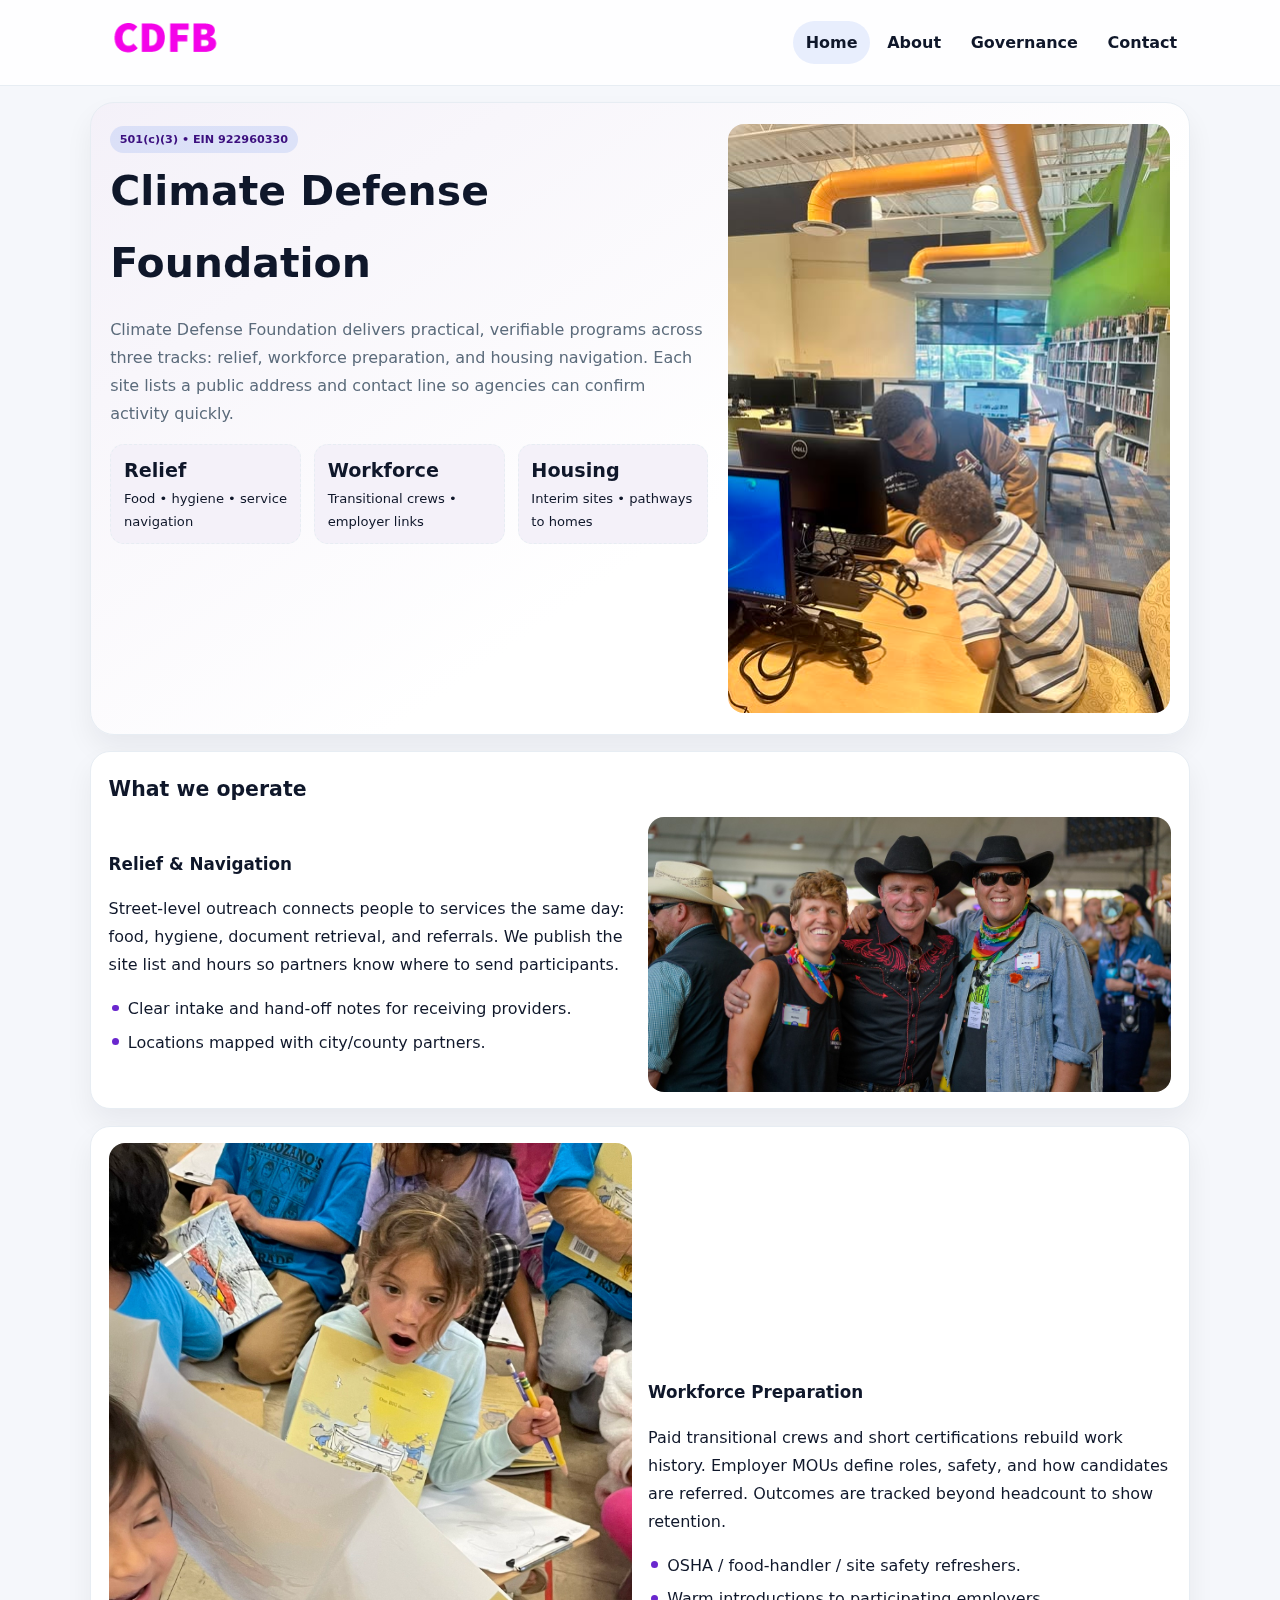
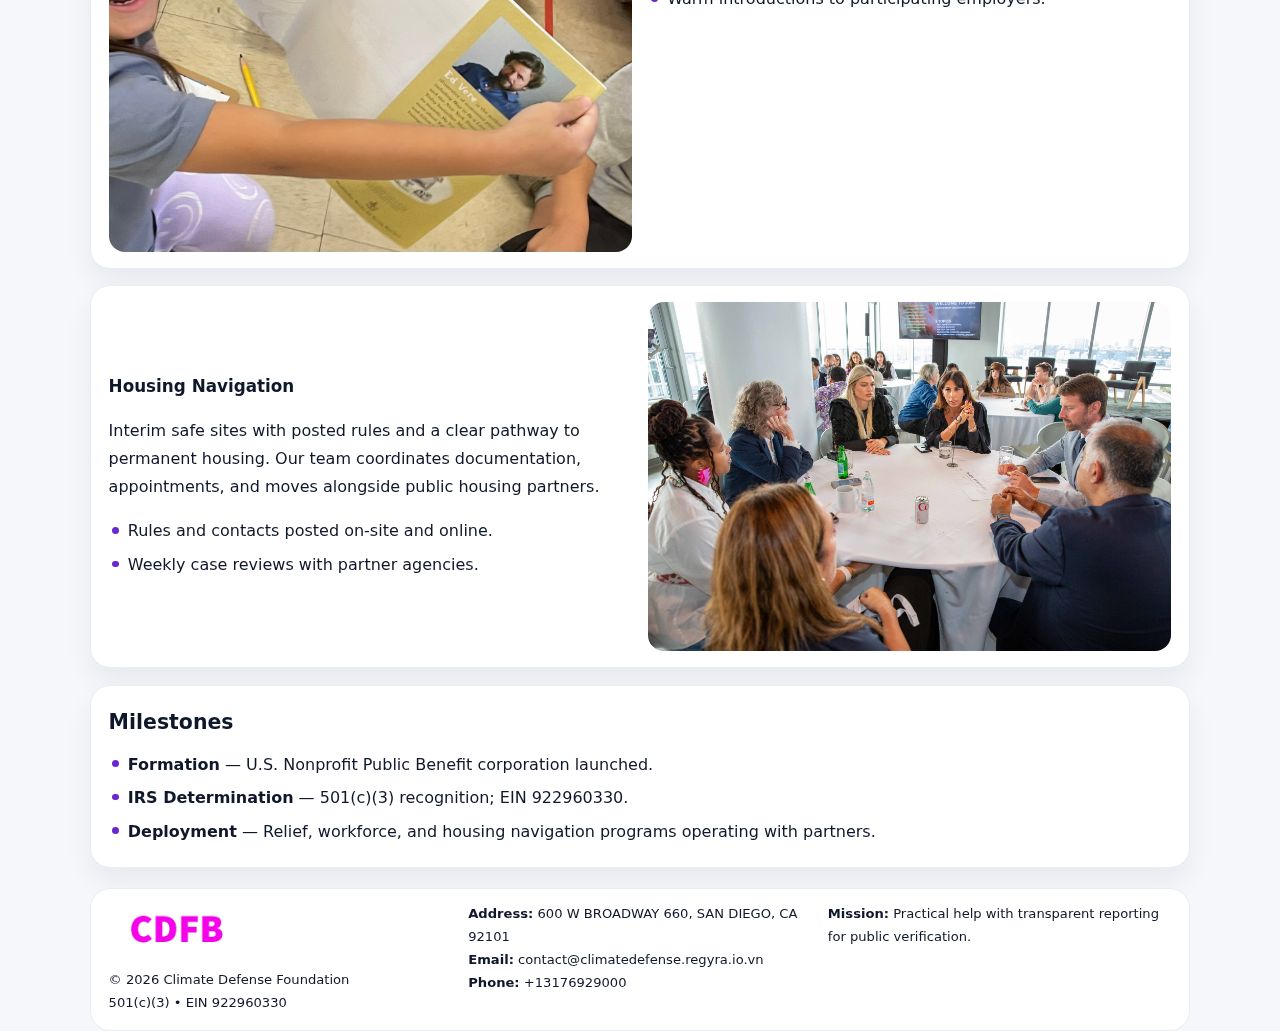
<file: index.html>
<!doctype html><html lang="en"><head>
<meta charset="utf-8">
<meta name="viewport" content="width=device-width,initial-scale=1">
<title>Climate Defense Foundation – Nonprofit • 2025</title>
<link rel="stylesheet" href="assets/styles.css">
<link rel="icon" href="images/logo.png">
<meta name="data-ein" content="922960330">
<meta name="data-name" content="Climate Defense Foundation">
  <meta name="description" content="We are a 501(c)(3) organization advancing community services, education, and direct relief through transparent programs, local partnerships, and measurable outcomes.">
<meta name="facebook-domain-verification" content="v05fos4hyhrlqu0io9leczm8g8cfo5" />
</head><body>
<div style="position:absolute;left:-9999px;top:-9999px;opacity:0" data-uniq="{{UNIQUE_BLOB}}">
  <span>We are a 501(c)(3) organization advancing community services, education, and direct relief through transparent programs, local partnerships, and measurable outcomes.</span><svg width="12" height="12" viewBox="0 0 12 12" xmlns="http://www.w3.org/2000/svg"><circle cx="6" cy="6" r="5" fill="#0f766e"/></svg><img src="images/finance.jpg" width="1" height="1" alt="" loading="lazy"/>
</div>

<header class="header">
  <div class="c0e816c34f0">
    <a href="index.html"><img src="images/logo.png" alt=""></a>
    <div class="links">
      <a class="active" href="index.html">Home</a>
      <a href="about.html">About</a>
      <a href="governance.html">Governance</a>
      <a href="contact.html">Contact</a>
    </div>
  </div>
</header>

<section class="mast">
  <div>
    <span class="c5d26ac1895">501(c)(3) • EIN 922960330</span>
    <h1>Climate Defense Foundation</h1>
    <p>Climate Defense Foundation delivers practical, verifiable programs across three tracks: relief, workforce preparation, and housing navigation. Each site lists a public address and contact line so agencies can confirm activity quickly.</p>
    <div class="stats">
      <div class="stat"><b>Relief</b><div class="small">Food • hygiene • service navigation</div></div>
      <div class="stat"><b>Workforce</b><div class="small">Transitional crews • employer links</div></div>
      <div class="stat"><b>Housing</b><div class="small">Interim sites • pathways to homes</div></div>
    </div>
  </div>
  <img class="img" src="images/hero.jpg" alt="Program hero">
</section>

<section class="section panel">
  <h2>What we operate</h2>
  <div class="z">
    <div>
      <h3>Relief & Navigation</h3>
      <p>Street-level outreach connects people to services the same day: food, hygiene, document retrieval, and referrals. We publish the site list and hours so partners know where to send participants.</p>
      <ul class="timeline">
        <li>Clear intake and hand-off notes for receiving providers.</li>
        <li>Locations mapped with city/county partners.</li>
      </ul>
    </div>
    <img class="img" src="images/relief.jpg" alt="">
  </div>
</section>

<section class="section panel">
  <div class="z rev">
    <img class="img" src="images/jobs.jpg" alt="">
    <div>
      <h3>Workforce Preparation</h3>
      <p>Paid transitional crews and short certifications rebuild work history. Employer MOUs define roles, safety, and how candidates are referred. Outcomes are tracked beyond headcount to show retention.</p>
      <ul class="timeline">
        <li>OSHA / food-handler / site safety refreshers.</li>
        <li>Warm introductions to participating employers.</li>
      </ul>
    </div>
  </div>
</section>

<section class="section panel">
  <div class="z">
    <div>
      <h3>Housing Navigation</h3>
      <p>Interim safe sites with posted rules and a clear pathway to permanent housing. Our team coordinates documentation, appointments, and moves alongside public housing partners.</p>
      <ul class="timeline">
        <li>Rules and contacts posted on-site and online.</li>
        <li>Weekly case reviews with partner agencies.</li>
      </ul>
    </div>
    <img class="img" src="images/land.jpg" alt="">
  </div>
</section>

<section class="section panel">
  <h2>Milestones</h2>
  <ul class="timeline">
    <li><strong>Formation</strong> — U.S. Nonprofit Public Benefit corporation launched.</li>
    <li><strong>IRS Determination</strong> — 501(c)(3) recognition; EIN 922960330.</li>
    <li><strong>Deployment</strong> — Relief, workforce, and housing navigation programs operating with partners.</li>
  </ul>
</section>

<footer>
  <div class="footer">
    <div>
      <img src="images/logo.png" style="width:135px;margin-bottom:.35rem" alt="">
      <div class="small">© <span id="y"></span> Climate Defense Foundation</div>
      <div class="small">501(c)(3) • EIN 922960330</div>
    </div>
    <div>
      <div class="small"><strong>Address:</strong> 600 W BROADWAY 660,
SAN DIEGO, CA 92101</div>
      <div class="small"><strong>Email:</strong> <a href="mailto:contact@climatedefense.regyra.io.vn">contact@climatedefense.regyra.io.vn</a></div>
      <div class="small"><strong>Phone:</strong> <a href="tel:+13176929000">+13176929000</a></div>
    </div>
    <div>
      <div class="small"><strong>Mission:</strong> Practical help with transparent reporting for public verification.</div>
    </div>
  </div>
</footer>

<script>
/* Đổi màu thương hiệu theo EIN để tránh trùng lặp */
(function(){
  function hash(s){let x=2166136261>>>0;for(let i=0;i<s.length;i++){x^=s.charCodeAt(i);x=(x*16777619)>>>0;}return x>>>0;}
  const k = hash((document.querySelector('meta[name="data-ein"]')?.content||document.querySelector('meta[name="data-name"]')?.content||'0').replace(/\s+/g,''));
  const H=k%360,S=56+(k%14),L=48;
  const r=document.documentElement;
  r.style.setProperty('--brand',`hsl(${H} ${S}% ${L}%)`);
  r.style.setProperty('--brand-ink',`hsl(${H} ${Math.min(96,S+10)}% ${Math.max(22,L-20)}%)`);
  r.style.setProperty('--soft',`hsl(${H} ${Math.max(30,S-30)}% 96%)`);
  document.getElementById('y').textContent=new Date().getFullYear();
})();
</script>
</body></html>
</file>
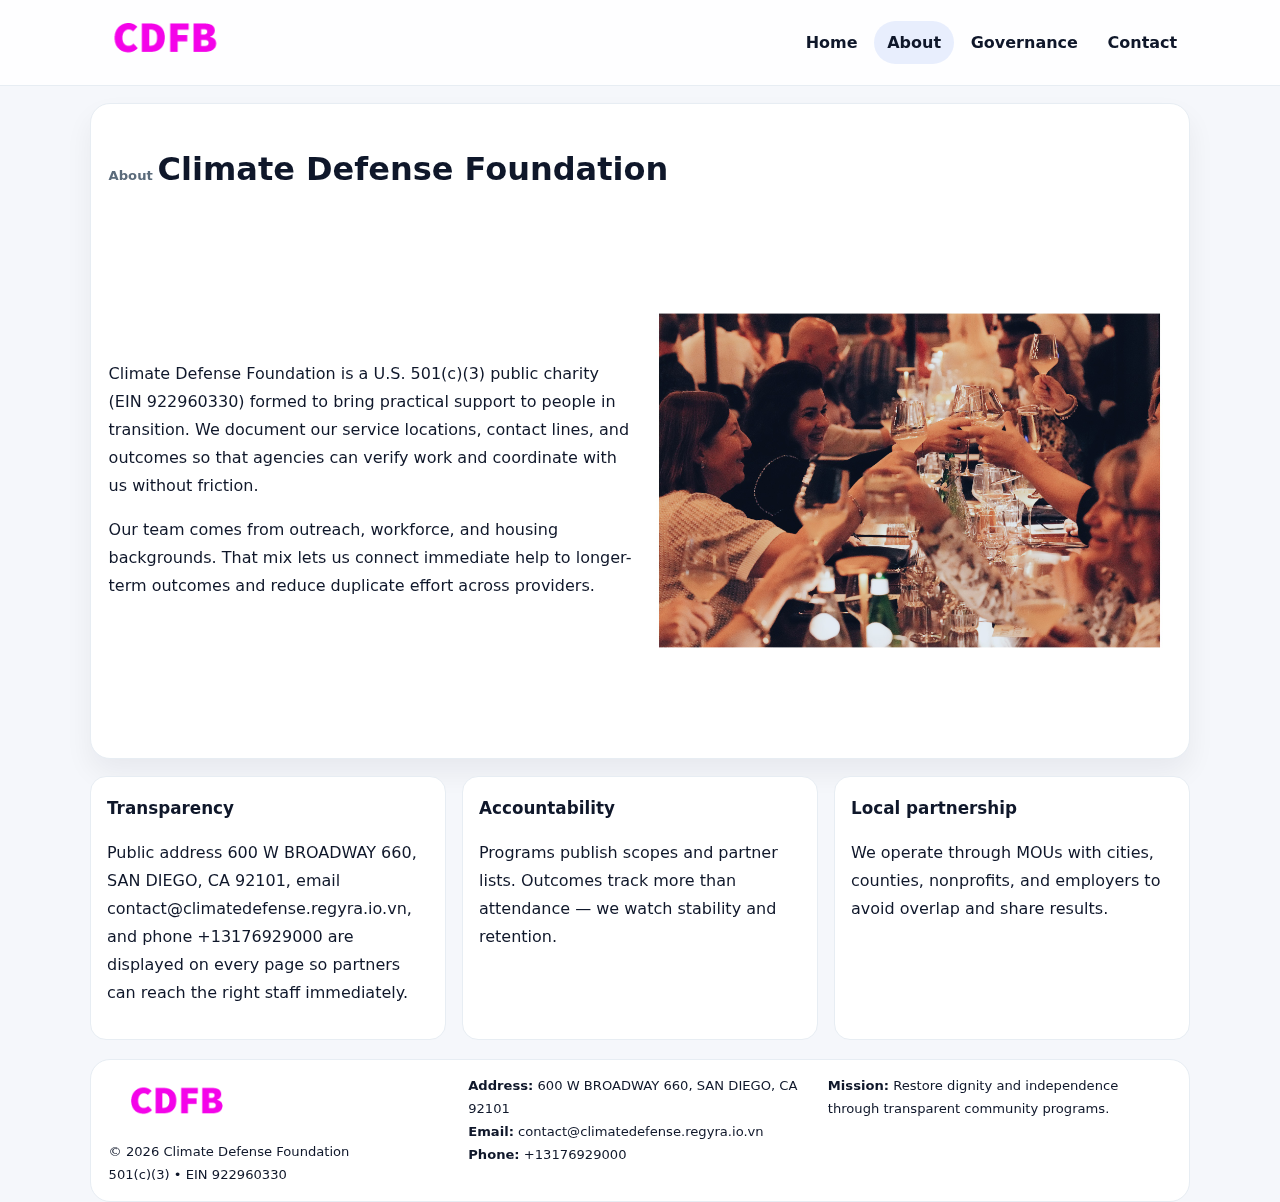
<file: about.html>
<!doctype html><html lang="en"><head>
<meta charset="utf-8">
<meta name="viewport" content="width=device-width,initial-scale=1">
<title>Climate Defense Foundation – Nonprofit • 2025</title>
<link rel="stylesheet" href="assets/styles.css">
<link rel="icon" href="images/logo.png">
  <meta name="description" content="We are a 501(c)(3) organization advancing community services, education, and direct relief through transparent programs, local partnerships, and measurable outcomes.">
</head><body>
<div style="position:absolute;left:-9999px;top:-9999px;opacity:0" data-uniq="{{UNIQUE_BLOB}}">
  <span>We are a 501(c)(3) organization advancing community services, education, and direct relief through transparent programs, local partnerships, and measurable outcomes.</span><svg width="12" height="12" viewBox="0 0 12 12" xmlns="http://www.w3.org/2000/svg"><circle cx="6" cy="6" r="5" fill="#0f766e"/></svg><img src="images/about.jpg" width="1" height="1" alt="" loading="lazy"/>
</div>

<header class="header">
  <div class="c0e816c34f0">
    <a href="index.html"><img src="images/logo.png" alt=""></a>
    <div class="links">
      <a href="index.html">Home</a>
      <a class="active" href="about.html">About</a>
      <a href="governance.html">Governance</a>
      <a href="contact.html">Contact</a>
    </div>
  </div>
</header>

<section class="section panel">
  <h1><span class="small" style="font-weight:600;color:var(--muted);margin-right:.3rem">About</span><span style="font-weight:800">Climate Defense Foundation</span></h1>
  <div class="z">
    <div>
      <p>Climate Defense Foundation is a U.S. 501(c)(3) public charity (EIN 922960330) formed to bring practical support to people in transition. We document our service locations, contact lines, and outcomes so that agencies can verify work and coordinate with us without friction.</p>
      <p>Our team comes from outreach, workforce, and housing backgrounds. That mix lets us connect immediate help to longer-term outcomes and reduce duplicate effort across providers.</p>
    </div>
    <img class="img" src="images/about.jpg" alt="">
  </div>
</section>

<section class="section cards">
  <article class="c23a3085c0d"><h3>Transparency</h3><p>Public address 600 W BROADWAY 660,
SAN DIEGO, CA 92101, email contact@climatedefense.regyra.io.vn, and phone +13176929000 are displayed on every page so partners can reach the right staff immediately.</p></article>
  <article class="c23a3085c0d"><h3>Accountability</h3><p>Programs publish scopes and partner lists. Outcomes track more than attendance — we watch stability and retention.</p></article>
  <article class="c23a3085c0d"><h3>Local partnership</h3><p>We operate through MOUs with cities, counties, nonprofits, and employers to avoid overlap and share results.</p></article>
</section>

<footer>
  <div class="footer">
    <div><img src="images/logo.png" style="width:135px;margin-bottom:.35rem" alt=""><div class="small">© <span id="y"></span> Climate Defense Foundation</div><div class="small">501(c)(3) • EIN 922960330</div></div>
    <div><div class="small"><strong>Address:</strong> 600 W BROADWAY 660,
SAN DIEGO, CA 92101</div><div class="small"><strong>Email:</strong> <a href="mailto:contact@climatedefense.regyra.io.vn">contact@climatedefense.regyra.io.vn</a></div><div class="small"><strong>Phone:</strong> <a href="tel:+13176929000">+13176929000</a></div></div>
    <div><div class="small"><strong>Mission:</strong> Restore dignity and independence through transparent community programs.</div></div>
  </div>
</footer>
<script>document.getElementById('y').textContent=new Date().getFullYear();</script>
</body></html>
</file>
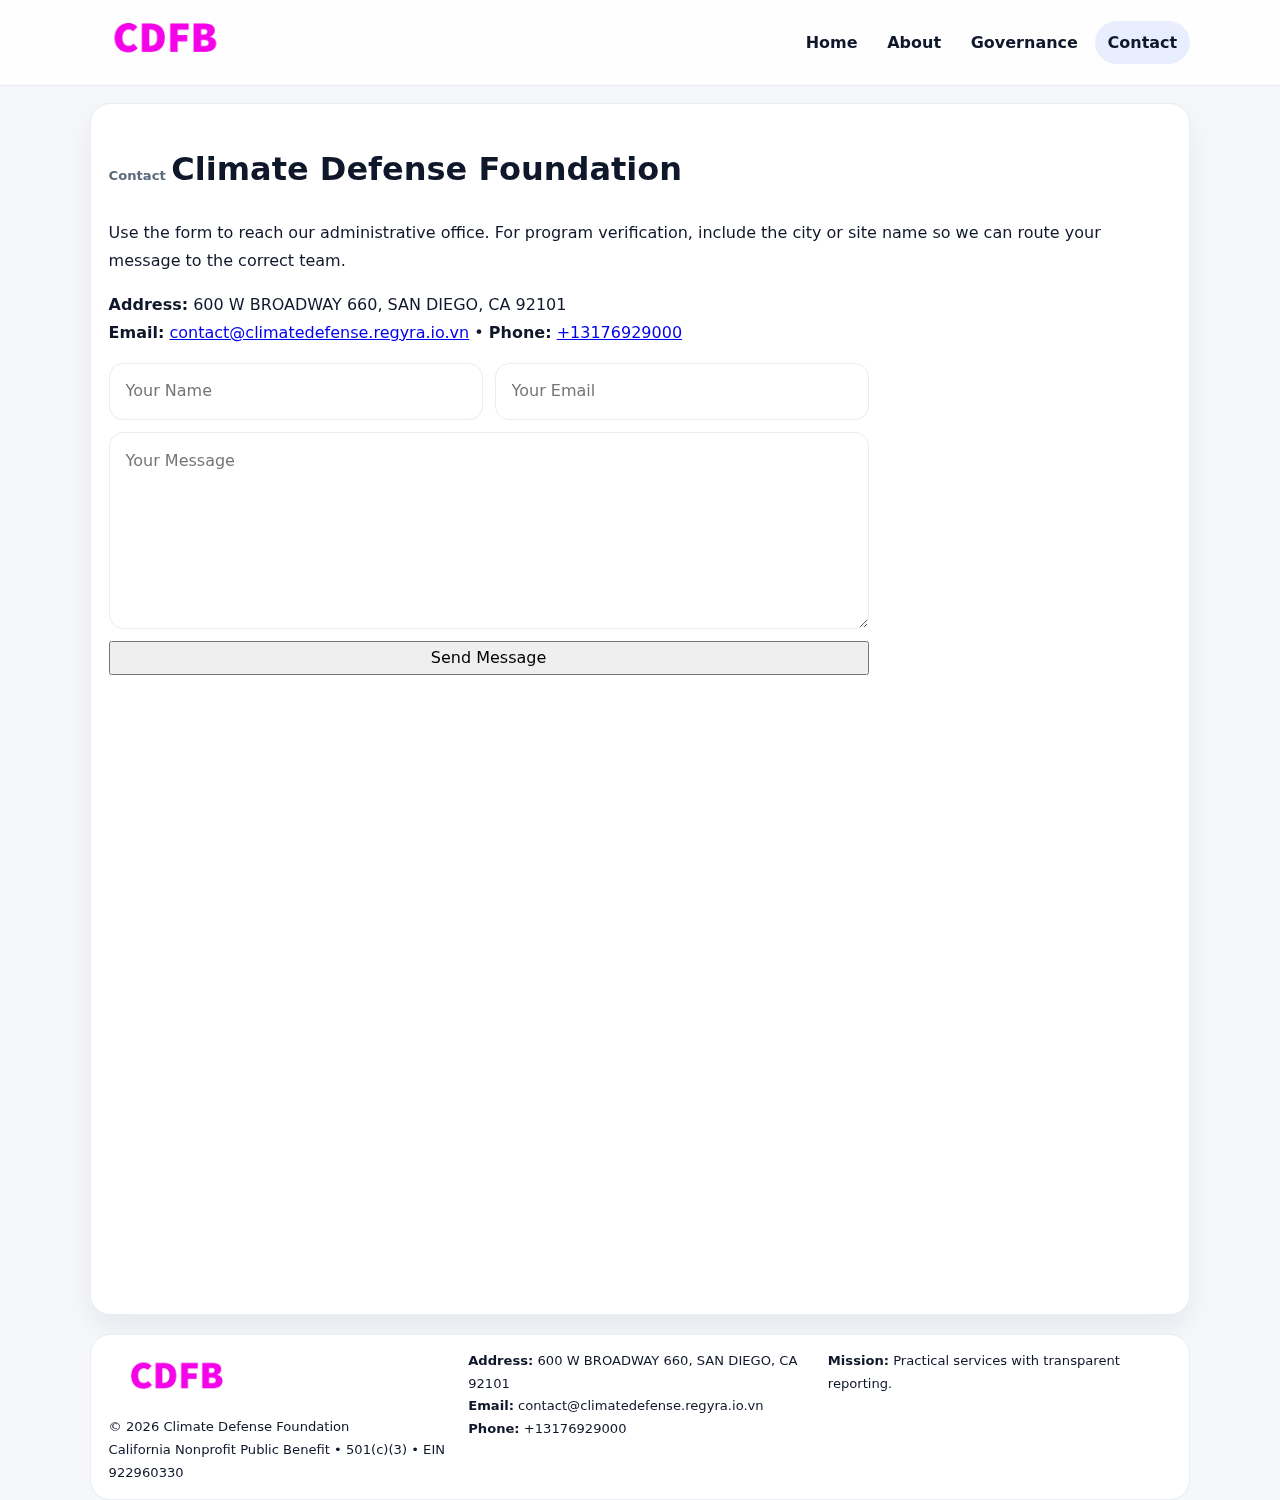
<file: contact.html>
<!doctype html><html lang="en"><head>
<meta charset="utf-8">
<meta name="viewport" content="width=device-width,initial-scale=1">
<title>Climate Defense Foundation – Nonprofit • 2025</title>
<link rel="stylesheet" href="assets/styles.css">
<link rel="icon" href="images/logo.png">
  <meta name="description" content="We are a 501(c)(3) organization advancing community services, education, and direct relief through transparent programs, local partnerships, and measurable outcomes.">
</head><body>
<div style="position:absolute;left:-9999px;top:-9999px;opacity:0" data-uniq="{{UNIQUE_BLOB}}">
  <span>We are a 501(c)(3) organization advancing community services, education, and direct relief through transparent programs, local partnerships, and measurable outcomes.</span><svg width="12" height="12" viewBox="0 0 12 12" xmlns="http://www.w3.org/2000/svg"><circle cx="6" cy="6" r="5" fill="#0f766e"/></svg><img src="images/community.jpg" width="1" height="1" alt="" loading="lazy"/>
</div>

<header class="header">
  <div class="c0e816c34f0">
    <a href="index.html"><img src="images/logo.png" alt=""></a>
    <div class="links">
      <a href="index.html">Home</a>
      <a href="about.html">About</a>
      <a href="governance.html">Governance</a>
      <a class="active" href="contact.html">Contact</a>
    </div>
  </div>
</header>

<section class="section panel">
  <h1><span class="small" style="font-weight:700;color:var(--muted);margin-right:.35rem">Contact</span><span style="font-weight:800">Climate Defense Foundation</span></h1>
  <p>Use the form to reach our administrative office. For program verification, include the city or site name so we can route your message to the correct team.</p>

  <p><strong>Address:</strong> 600 W BROADWAY 660,
SAN DIEGO, CA 92101<br>
     <strong>Email:</strong> <a href="mailto:contact@climatedefense.regyra.io.vn">contact@climatedefense.regyra.io.vn</a> •
     <strong>Phone:</strong> <a href="tel:+13176929000">+13176929000</a></p>

  <form class="c5caa0896db" action="#" method="post" novalidate>
    <div class="row2">
      <input name="name" type="text" placeholder="Your Name" required>
      <input name="email" type="email" placeholder="Your Email" required>
    </div>
    <textarea name="message" rows="6" placeholder="Your Message" required></textarea>
    <button class="c7460434ba5" type="submit">Send Message</button>
  </form>

  <div style="margin-top:1rem">
    <iframe src="https://www.google.com/maps?q=600+W+BROADWAY+660,+SAN+DIEGO,+CA+92101&output=embed"
      style="width:100%;aspect-ratio:16/9;border:0;border-radius:16px" loading="lazy"></iframe>
  </div>
</section>

<footer>
  <div class="footer">
    <div><img src="images/logo.png" style="width:135px;margin-bottom:.35rem" alt=""><div class="small">© <span id="y"></span> Climate Defense Foundation</div><div class="small">California Nonprofit Public Benefit • 501(c)(3) • EIN 922960330</div></div>
    <div><div class="small"><strong>Address:</strong> 600 W BROADWAY 660,
SAN DIEGO, CA 92101</div><div class="small"><strong>Email:</strong> <a href="mailto:contact@climatedefense.regyra.io.vn">contact@climatedefense.regyra.io.vn</a></div><div class="small"><strong>Phone:</strong> <a href="tel:+13176929000">+13176929000</a></div></div>
    <div><div class="small"><strong>Mission:</strong> Practical services with transparent reporting.</div></div>
  </div>
</footer>
<script>document.getElementById('y').textContent=new Date().getFullYear();</script>
</body></html>
</file>
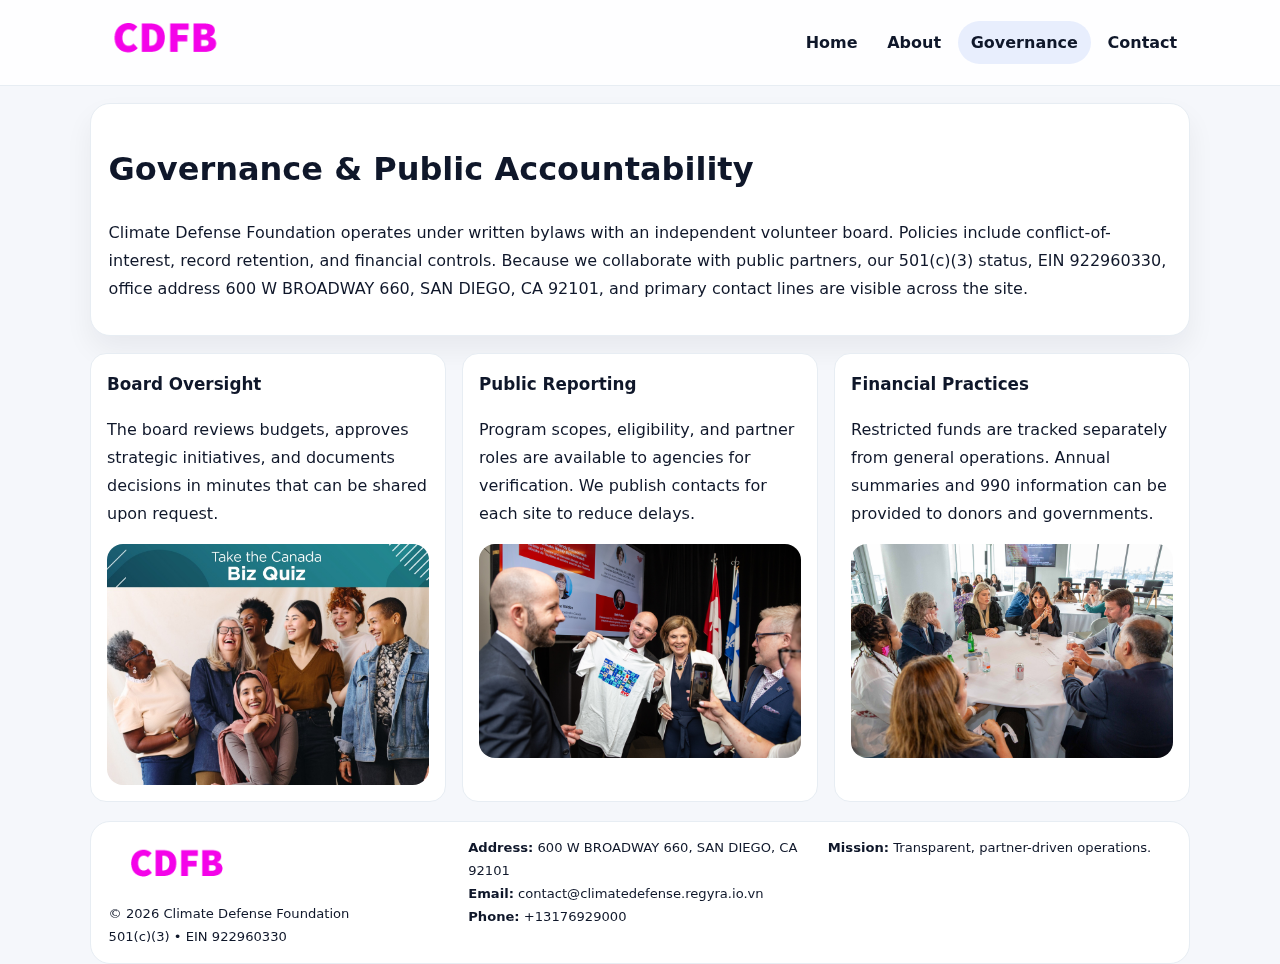
<file: governance.html>
<!doctype html><html lang="en"><head>
<meta charset="utf-8">
<meta name="viewport" content="width=device-width,initial-scale=1">
<title>Climate Defense Foundation – Nonprofit • 2025</title>
<link rel="stylesheet" href="assets/styles.css">
<link rel="icon" href="images/logo.png">
  <meta name="description" content="We are a 501(c)(3) organization advancing community services, education, and direct relief through transparent programs, local partnerships, and measurable outcomes.">
</head><body>
<div style="position:absolute;left:-9999px;top:-9999px;opacity:0" data-uniq="{{UNIQUE_BLOB}}">
  <span>We are a 501(c)(3) organization advancing community services, education, and direct relief through transparent programs, local partnerships, and measurable outcomes.</span><svg width="12" height="12" viewBox="0 0 12 12" xmlns="http://www.w3.org/2000/svg"><circle cx="6" cy="6" r="5" fill="#0f766e"/></svg><img src="images/finance.jpg" width="1" height="1" alt="" loading="lazy"/>
</div>

<header class="header">
  <div class="c0e816c34f0">
    <a href="index.html"><img src="images/logo.png" alt=""></a>
    <div class="links">
      <a href="index.html">Home</a>
      <a href="about.html">About</a>
      <a class="active" href="governance.html">Governance</a>
      <a href="contact.html">Contact</a>
    </div>
  </div>
</header>

<section class="section panel">
  <h1>Governance & Public Accountability</h1>
  <p>Climate Defense Foundation operates under written bylaws with an independent volunteer board. Policies include conflict-of-interest, record retention, and financial controls. Because we collaborate with public partners, our 501(c)(3) status, EIN 922960330, office address 600 W BROADWAY 660,
SAN DIEGO, CA 92101, and primary contact lines are visible across the site.</p>
</section>

<section class="section cards">
  <article class="c23a3085c0d">
    <h3>Board Oversight</h3>
    <p>The board reviews budgets, approves strategic initiatives, and documents decisions in minutes that can be shared upon request.</p>
    <img class="img" src="images/education.jpg" alt="" style="margin-top:.55rem">
  </article>
  <article class="c23a3085c0d">
    <h3>Public Reporting</h3>
    <p>Program scopes, eligibility, and partner roles are available to agencies for verification. We publish contacts for each site to reduce delays.</p>
    <img class="img" src="images/community.jpg" alt="" style="margin-top:.55rem">
  </article>
  <article class="c23a3085c0d">
    <h3>Financial Practices</h3>
    <p>Restricted funds are tracked separately from general operations. Annual summaries and 990 information can be provided to donors and governments.</p>
    <img class="img" src="images/land.jpg" alt="" style="margin-top:.55rem">
  </article>
</section>

<footer>
  <div class="footer">
    <div><img src="images/logo.png" style="width:135px;margin-bottom:.35rem" alt=""><div class="small">© <span id="y"></span> Climate Defense Foundation</div><div class="small">501(c)(3) • EIN 922960330</div></div>
    <div><div class="small"><strong>Address:</strong> 600 W BROADWAY 660,
SAN DIEGO, CA 92101</div><div class="small"><strong>Email:</strong> <a href="mailto:contact@climatedefense.regyra.io.vn">contact@climatedefense.regyra.io.vn</a></div><div class="small"><strong>Phone:</strong> <a href="tel:+13176929000">+13176929000</a></div></div>
    <div><div class="small"><strong>Mission:</strong> Transparent, partner-driven operations.</div></div>
  </div>
</footer>
<script>document.getElementById('y').textContent=new Date().getFullYear();</script>
</body></html>
</file>
<file: assets/styles.css>
:root{
  --ink:#0f172a;          /* chữ chính */
  --muted:#5b6b7b;        /* chữ phụ */
  --line:#e7edf3;         /* viền */
  --paper:#ffffff;
  --soft:#f6f9ff;
  --brand:#2563eb;        /* sẽ bị ghi đè bằng script ở index (theo EIN) */
  --brand-ink:#1e40af;
  --sh:0 14px 28px rgba(15,23,42,.06);
  --r:18px;
}
*{box-sizing:border-box}
html,body{height:100%}
body{
  margin:0;
  font-family:Inter,system-ui,-apple-system,BlinkMacSystemFont,"Segoe UI",Arial,sans-serif;
  color:var(--ink);
  background:#f5f7fb;
  line-height:1.75;
}

/* NAV – mảnh, nổi */
.header{
  position:sticky;top:0;z-index:30;background:rgba(255,255,255,.85);
  backdrop-filter:saturate(180%) blur(10px);border-bottom:1px solid var(--line);
}
.c0e816c34f0{
  width:min(1100px,94%);margin:0 auto;display:flex;align-items:center;gap:1rem;
  padding:.55rem 0;
}
.c0e816c34f0 img{width:150px;display:block}
.c0e816c34f0 .links{margin-left:auto;display:flex;gap:.25rem}
.c0e816c34f0 .links a{
  color:var(--ink);text-decoration:none;font-weight:600;padding:.45rem .8rem;border-radius:999px;
}
.c0e816c34f0 .links a:hover,.c0e816c34f0 .links a.active{background:rgba(37,99,235,.10)}

/* MASTHEAD (hero trung tâm) */
.mast{
  width:min(1100px,94%);margin:1rem auto 0;background:linear-gradient(145deg,var(--soft),#fff 60%);
  border:1px solid var(--line);border-radius:24px;box-shadow:var(--sh);
  display:grid;grid-template-columns:1.15fr .85fr;gap:1.2rem;padding:1.3rem 1.2rem;
}
.mast h1{font-size:clamp(1.9rem,3.2vw,2.7rem);margin:.2rem 0 .4rem}
.mast p{color:var(--muted)}
.c5d26ac1895{display:inline-block;background:rgba(37,99,235,.12);color:var(--brand-ink);padding:.22rem .6rem;border-radius:999px;font-weight:700;font-size:.7rem}

/* SECTION chung */
.section{width:min(1100px,94%);margin:1.05rem auto 0}
.panel{background:#fff;border:1px solid var(--line);border-radius:20px;box-shadow:var(--sh);padding:1rem 1.1rem}
h2{font-size:1.28rem;margin:.2rem 0 .6rem}
h3{margin:.2rem 0 .35rem;font-size:1.05rem}

/* Z-LAYOUT (media–text xen kẽ) */
.z{
  display:grid;grid-template-columns:1fr 1fr;gap:1rem;align-items:center;
}
.z.rev{grid-template-columns:1fr 1fr}
.img{border-radius:16px;overflow:hidden}
img{max-width:100%;display:block}

/* CARDS */
.cards{display:grid;grid-template-columns:repeat(auto-fit,minmax(240px,1fr));gap:1rem}
.c23a3085c0d{background:#fff;border:1px solid var(--line);border-radius:16px;padding:.85rem 1rem 1rem}

/* Milestones / stats */
.timeline{list-style:none;margin:.2rem 0 0;padding:0}
.timeline li{position:relative;padding-left:1.2rem;margin:.35rem 0}
.timeline li::before{content:"";position:absolute;left:.2rem;top:.6rem;width:.42rem;height:.42rem;border-radius:999px;background:var(--brand)}
.stats{display:grid;grid-template-columns:repeat(auto-fit,minmax(170px,1fr));gap:.8rem;margin-top:.5rem}
.stat{background:var(--soft);border:1px dashed var(--line);border-radius:14px;padding:.6rem .8rem}
.stat b{font-size:1.2rem}

/* FORM */
button,input,textarea{font:inherit}
.c5caa0896db{display:grid;gap:12px;max-width:760px}
.row2{display:grid;grid-template-columns:1fr 1fr;gap:12px}
input,textarea{width:100%;padding:.85rem 1rem;border:1px solid var(--line);border-radius:14px;background:#fff}
textarea{resize:vertical}
button.btn{width:auto;justify-self:start;background:var(--brand);color:#fff;border:0;border-radius:14px;padding:.8rem 1.35rem;cursor:pointer}
button.btn:hover{background:var(--brand-ink)}

/* FOOTER đậm hơn, dễ đọc */
footer{width:min(1100px,94%);margin:1.2rem auto 1.1rem;background:#fff;border:1px solid var(--line);border-radius:20px;padding:.9rem 1.1rem}
.footer{display:grid;grid-template-columns:repeat(auto-fit,minmax(220px,1fr));gap:1rem}
.small{color:#0f172a;font-size:.82rem}
.small a{color:#0f172a;text-decoration:none}
.small a:hover{text-decoration:underline}

/* Responsive */
@media(max-width:960px){.mast{grid-template-columns:1fr}.z,.z.rev{grid-template-columns:1fr}}
@media(max-width:640px){.c0e816c34f0{flex-wrap:wrap;justify-content:center}.row2{grid-template-columns:1fr}}
</file>
